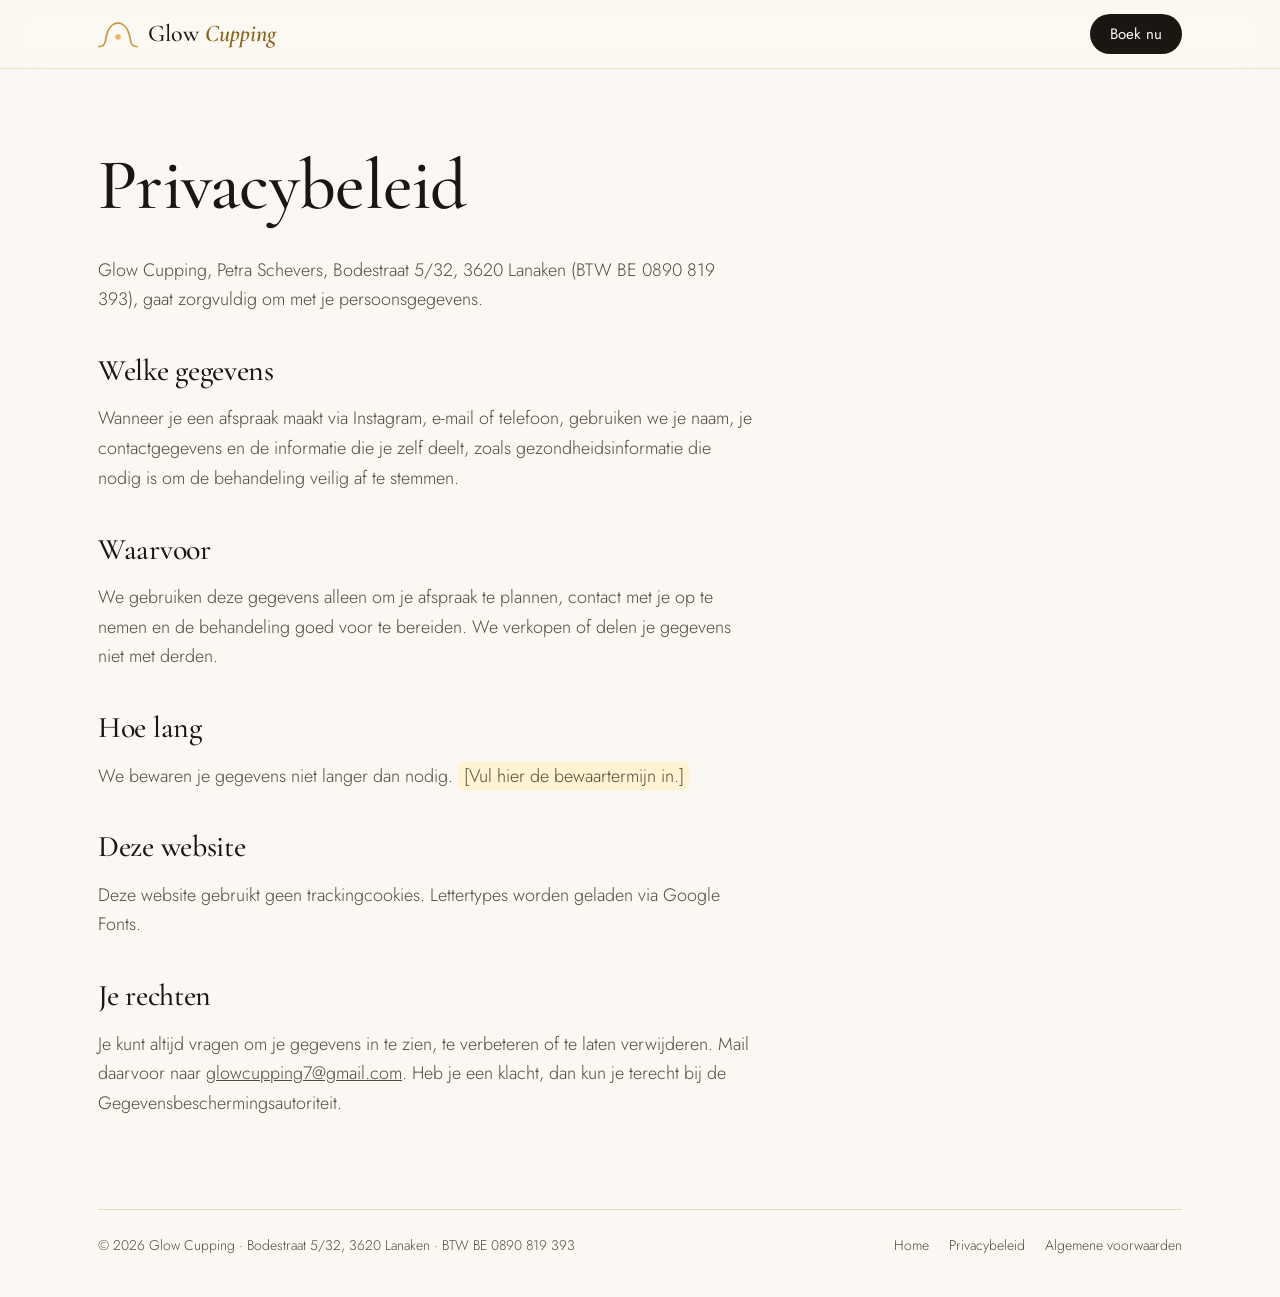
<file: privacy.html>
<!doctype html>
<html lang="nl-BE">
<head>
<meta charset="utf-8">
<meta name="viewport" content="width=device-width, initial-scale=1, viewport-fit=cover">
<title>Privacybeleid – Glow Cupping Lanaken</title>
<meta name="robots" content="noindex">
<link rel="icon" href="favicon.svg" type="image/svg+xml">
<link rel="stylesheet" href="https://fonts.googleapis.com/css2?family=Cormorant+Garamond:ital,wght@0,500;1,500;1,600&family=Jost:wght@300;400&display=swap">
<link rel="stylesheet" href="style.css">
</head>
<body>
<header class="nav scrolled">
  <div class="wrap nav-inner">
    <a class="brand" href="index.html" aria-label="Glow Cupping, naar de homepage">
      <svg viewBox="30 50 160 104" style="width:40px;height:27px" aria-hidden="true"><path d="M34 150c16 0 24-8 26-24 6-42 24-70 50-70s44 28 50 70c2 16 10 24 26 24" fill="none" stroke="#C99A3E" stroke-width="7" stroke-linecap="round"/><circle cx="110" cy="112" r="11" fill="#E9B85A"/></svg>
      <span class="brand-name">Glow <em>Cupping</em></span>
    </a>
    <a class="btn btn-dark" href="index.html#contact">Boek nu</a>
  </div>
</header>
<main class="legal wrap">
<h1>Privacybeleid</h1>
<p>Glow Cupping, Petra Schevers, Bodestraat 5/32, 3620 Lanaken (BTW BE 0890 819 393), gaat zorgvuldig om met je persoonsgegevens.</p>
<h2>Welke gegevens</h2>
<p>Wanneer je een afspraak maakt via Instagram, e-mail of telefoon, gebruiken we je naam, je contactgegevens en de informatie die je zelf deelt, zoals gezondheidsinformatie die nodig is om de behandeling veilig af te stemmen.</p>
<h2>Waarvoor</h2>
<p>We gebruiken deze gegevens alleen om je afspraak te plannen, contact met je op te nemen en de behandeling goed voor te bereiden. We verkopen of delen je gegevens niet met derden.</p>
<h2>Hoe lang</h2>
<p>We bewaren je gegevens niet langer dan nodig. <span class="todo">[Vul hier de bewaartermijn in.]</span></p>
<h2>Deze website</h2>
<p>Deze website gebruikt geen trackingcookies. Lettertypes worden geladen via Google Fonts.</p>
<h2>Je rechten</h2>
<p>Je kunt altijd vragen om je gegevens in te zien, te verbeteren of te laten verwijderen. Mail daarvoor naar <a href="mailto:glowcupping7@gmail.com">glowcupping7@gmail.com</a>. Heb je een klacht, dan kun je terecht bij de Gegevensbeschermingsautoriteit.</p>
</main>
<footer class="footer"><div class="wrap"><div class="footer-bottom" style="margin-top:0">
<span>© 2026 Glow Cupping · Bodestraat 5/32, 3620 Lanaken · BTW BE 0890 819 393</span>
<nav aria-label="Juridisch"><a href="index.html">Home</a><a href="privacy.html">Privacybeleid</a><a href="voorwaarden.html">Algemene voorwaarden</a></nav>
</div></div></footer>
</body>
</html>
</file>
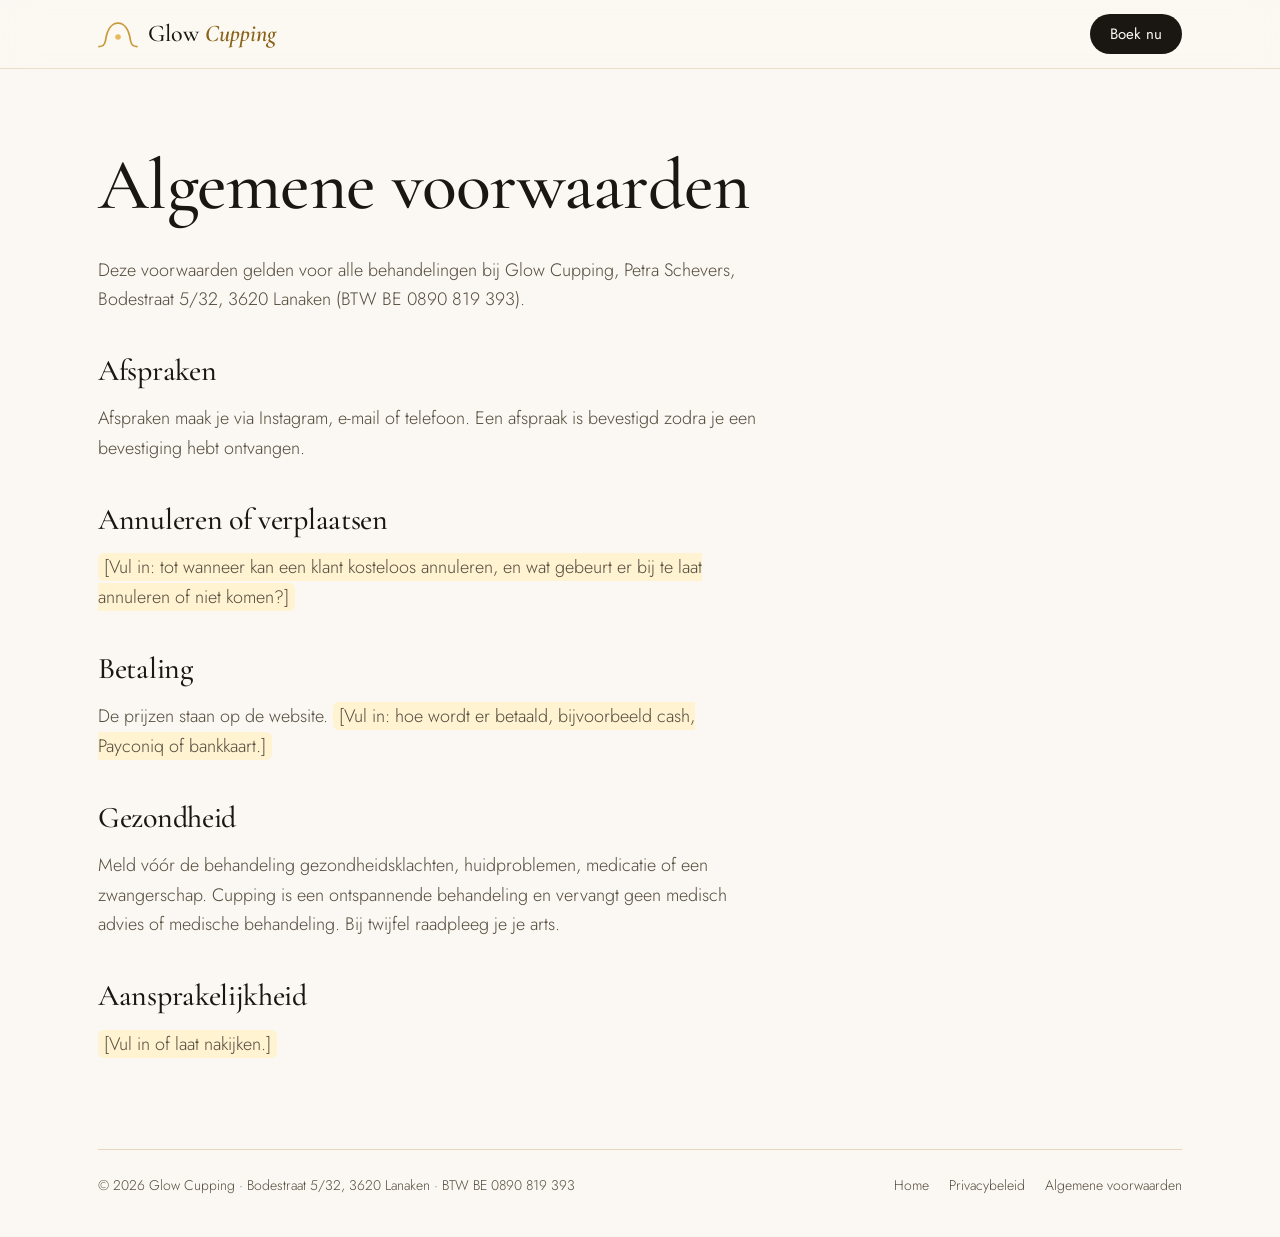
<file: voorwaarden.html>
<!doctype html>
<html lang="nl-BE">
<head>
<meta charset="utf-8">
<meta name="viewport" content="width=device-width, initial-scale=1, viewport-fit=cover">
<title>Algemene voorwaarden – Glow Cupping Lanaken</title>
<meta name="robots" content="noindex">
<link rel="icon" href="favicon.svg" type="image/svg+xml">
<link rel="stylesheet" href="https://fonts.googleapis.com/css2?family=Cormorant+Garamond:ital,wght@0,500;1,500;1,600&family=Jost:wght@300;400&display=swap">
<link rel="stylesheet" href="style.css">
</head>
<body>
<header class="nav scrolled">
  <div class="wrap nav-inner">
    <a class="brand" href="index.html" aria-label="Glow Cupping, naar de homepage">
      <svg viewBox="30 50 160 104" style="width:40px;height:27px" aria-hidden="true"><path d="M34 150c16 0 24-8 26-24 6-42 24-70 50-70s44 28 50 70c2 16 10 24 26 24" fill="none" stroke="#C99A3E" stroke-width="7" stroke-linecap="round"/><circle cx="110" cy="112" r="11" fill="#E9B85A"/></svg>
      <span class="brand-name">Glow <em>Cupping</em></span>
    </a>
    <a class="btn btn-dark" href="index.html#contact">Boek nu</a>
  </div>
</header>
<main class="legal wrap">
<h1>Algemene voorwaarden</h1>
<p>Deze voorwaarden gelden voor alle behandelingen bij Glow Cupping, Petra Schevers, Bodestraat 5/32, 3620 Lanaken (BTW BE 0890 819 393).</p>
<h2>Afspraken</h2>
<p>Afspraken maak je via Instagram, e-mail of telefoon. Een afspraak is bevestigd zodra je een bevestiging hebt ontvangen.</p>
<h2>Annuleren of verplaatsen</h2>
<p><span class="todo">[Vul in: tot wanneer kan een klant kosteloos annuleren, en wat gebeurt er bij te laat annuleren of niet komen?]</span></p>
<h2>Betaling</h2>
<p>De prijzen staan op de website. <span class="todo">[Vul in: hoe wordt er betaald, bijvoorbeeld cash, Payconiq of bankkaart.]</span></p>
<h2>Gezondheid</h2>
<p>Meld vóór de behandeling gezondheidsklachten, huidproblemen, medicatie of een zwangerschap. Cupping is een ontspannende behandeling en vervangt geen medisch advies of medische behandeling. Bij twijfel raadpleeg je je arts.</p>
<h2>Aansprakelijkheid</h2>
<p><span class="todo">[Vul in of laat nakijken.]</span></p>
</main>
<footer class="footer"><div class="wrap"><div class="footer-bottom" style="margin-top:0">
<span>© 2026 Glow Cupping · Bodestraat 5/32, 3620 Lanaken · BTW BE 0890 819 393</span>
<nav aria-label="Juridisch"><a href="index.html">Home</a><a href="privacy.html">Privacybeleid</a><a href="voorwaarden.html">Algemene voorwaarden</a></nav>
</div></div></footer>
</body>
</html>
</file>
<file: style.css>
/* Glow Cupping Lanaken — stijlen
   Kleuren en lettertypes staan bovenaan, zodat je ze op één plek kunt aanpassen. */

:root {
  --bg: #FBF8F3;        /* warm wit */
  --creme: #F3EBDD;     /* crème / zand */
  --zand: #E6D8BF;      /* lijnen */
  --ink: #1A1712;       /* tekst en donkere accenten */
  --ink-2: #544B3C;     /* zachte tekst */
  --brons: #8A6219;     /* goudkleurige tekst (leesbaar op licht) */
  --goud: #C99A3E;      /* logo-goud */
  --glow: #FFE6A8;      /* gloed */

  --serif: "Cormorant Garamond", Georgia, "Times New Roman", serif;
  --sans: "Jost", "Helvetica Neue", Helvetica, Arial, sans-serif;

  --wrap: 1180px;
  --pad: clamp(20px, 5vw, 48px);
  --nav-h: 68px;
  --ease: cubic-bezier(.2, .7, .2, 1);
  color-scheme: light;
}

*, *::before, *::after { box-sizing: border-box; }

html {
  scroll-behavior: smooth;
  scroll-padding-top: calc(var(--nav-h) + env(safe-area-inset-top, 0px));
  -webkit-text-size-adjust: 100%;
}

body {
  margin: 0;
  background: var(--bg);
  color: var(--ink);
  font-family: var(--sans);
  font-weight: 300;
  font-size: 18px;
  line-height: 1.65;
  -webkit-font-smoothing: antialiased;
  padding-bottom: env(safe-area-inset-bottom, 0px);
}

img { max-width: 100%; display: block; }
a { color: inherit; }

:focus-visible {
  outline: 2px solid var(--brons);
  outline-offset: 3px;
  border-radius: 6px;
}

.wrap {
  width: 100%;
  max-width: var(--wrap);
  margin: 0 auto;
  padding-left: var(--pad);
  padding-right: var(--pad);
}

.skip {
  position: absolute; left: -999px; top: 8px;
  background: var(--ink); color: var(--bg); padding: 10px 16px; border-radius: 999px; z-index: 100;
}
.skip:focus { left: 12px; }

/* ---------- Typografie ---------- */

h1, h2, h3 {
  font-family: var(--serif);
  font-weight: 500;
  line-height: 1.05;
  letter-spacing: -0.01em;
  margin: 0;
  text-wrap: balance;
}
h1 { font-size: clamp(52px, 9vw, 116px); }
h2 { font-size: clamp(40px, 6vw, 76px); }
h3 { font-size: clamp(28px, 3vw, 34px); line-height: 1.15; }

.lead {
  font-size: clamp(20px, 2.2vw, 26px);
  line-height: 1.45;
  color: var(--ink-2);
  max-width: 34ch;
}
.body-text { max-width: 58ch; color: var(--ink-2); }
.body-text p { margin: 0 0 1em; }

/* ---------- Knoppen ---------- */

.btn {
  display: inline-flex; align-items: center; justify-content: center; gap: 10px;
  min-height: 52px; padding: 0 28px;
  border-radius: 999px;
  font-family: var(--sans); font-size: 17px; font-weight: 400;
  text-decoration: none; cursor: pointer; border: 0;
  transition: transform .35s var(--ease), background-color .35s var(--ease), box-shadow .35s var(--ease);
}
.btn-dark { background: var(--ink); color: var(--bg); }
.btn-dark:hover { background: #2E291F; transform: translateY(-1px); box-shadow: 0 10px 30px -12px rgba(26,23,18,.45); }
.btn-light { background: var(--bg); color: var(--ink); }
.btn-light:hover { background: #fff; transform: translateY(-1px); }
.btn-line { background: transparent; color: var(--ink); box-shadow: inset 0 0 0 1px var(--zand); }
.btn-line:hover { box-shadow: inset 0 0 0 1px var(--ink); }
.btn .arrow { transition: transform .35s var(--ease); }
.btn:hover .arrow { transform: translateX(4px); }

/* ---------- Navigatie ---------- */

.nav {
  position: fixed; top: 0; left: 0; right: 0; z-index: 50;
  padding-top: env(safe-area-inset-top, 0px);
  background: rgba(251, 248, 243, .72);
  -webkit-backdrop-filter: saturate(160%) blur(18px);
  backdrop-filter: saturate(160%) blur(18px);
  border-bottom: 1px solid transparent;
  transition: border-color .4s var(--ease);
}
.nav.scrolled { border-bottom-color: rgba(230, 216, 191, .8); }
.nav-inner { height: var(--nav-h); display: flex; align-items: center; justify-content: space-between; gap: 24px; }

.brand { display: flex; align-items: center; gap: 10px; text-decoration: none; }
.brand svg { width: 40px; height: 27px; flex: none; }
.brand-name { font-family: var(--serif); font-size: 24px; font-weight: 500; line-height: 1; white-space: nowrap; }
.brand-name em { font-style: italic; font-weight: 600; color: var(--brons); }

.nav-links { display: flex; align-items: center; gap: 30px; list-style: none; margin: 0; padding: 0; }
.nav-links a { text-decoration: none; font-size: 15px; font-weight: 400; color: var(--ink-2); transition: color .25s; }
.nav-links a:hover { color: var(--ink); }
.nav .btn { min-height: 40px; padding: 0 20px; font-size: 15px; }

.menu-btn {
  display: none; width: 44px; height: 44px; border: 0; background: transparent; cursor: pointer;
  border-radius: 12px; position: relative;
}
.menu-btn span { position: absolute; left: 12px; right: 12px; height: 1.5px; background: var(--ink); transition: transform .35s var(--ease), top .35s var(--ease); }
.menu-btn span:nth-child(1) { top: 17px; }
.menu-btn span:nth-child(2) { top: 26px; }
.nav.open .menu-btn span:nth-child(1) { top: 21.5px; transform: rotate(45deg); }
.nav.open .menu-btn span:nth-child(2) { top: 21.5px; transform: rotate(-45deg); }

@media (max-width: 960px) {
  .menu-btn { display: block; }
  .nav-links {
    position: absolute; top: 100%; left: 0; right: 0;
    flex-direction: column; align-items: stretch; gap: 0;
    padding: 8px var(--pad) 28px;
    background: rgba(251, 248, 243, .96);
    -webkit-backdrop-filter: blur(18px); backdrop-filter: blur(18px);
    border-bottom: 1px solid var(--zand);
    opacity: 0; visibility: hidden; transform: translateY(-8px);
    transition: opacity .3s var(--ease), transform .3s var(--ease), visibility .3s;
  }
  .nav.open .nav-links { opacity: 1; visibility: visible; transform: none; }
  .nav-links a { display: block; padding: 14px 0; font-size: 20px; border-bottom: 1px solid rgba(230,216,191,.6); }
  .nav-links li:last-child a { border: 0; margin-top: 18px; text-align: center; }
  .nav-cta-desktop { display: none; }
}
@media (min-width: 961px) { .nav-cta-mobile { display: none; } }

/* ---------- Secties ---------- */

section { padding: clamp(88px, 12vw, 160px) 0; }
.section-head { display: grid; gap: 22px; margin-bottom: clamp(48px, 6vw, 80px); }
.section-head.center { text-align: center; justify-items: center; }
.on-creme { background: var(--creme); }

/* ---------- Hero ---------- */

.hero { padding-top: calc(var(--nav-h) + clamp(48px, 9vw, 110px)); padding-bottom: clamp(56px, 8vw, 96px); text-align: center; }
.hero-mark { width: 132px; height: 88px; margin: 0 auto 28px; position: relative; }
.hero-mark::before {
  content: ""; position: absolute; left: 50%; top: 62%; width: 150px; height: 150px;
  transform: translate(-50%, -50%) scale(.6); border-radius: 50%;
  background: radial-gradient(circle, rgba(246,208,120,.6) 0%, rgba(214,168,74,.16) 42%, rgba(251,248,243,0) 70%);
  opacity: 0; animation: glowIn 1.6s .9s var(--ease) forwards;
}
.hero-mark svg { position: relative; width: 100%; height: 100%; overflow: visible; }
.hero-mark .cup { stroke-dasharray: 330; stroke-dashoffset: 330; animation: draw 1.6s .15s var(--ease) forwards; }
.hero-mark .dot { opacity: 0; transform-origin: 110px 112px; transform: scale(.4); animation: dotIn .9s 1.1s var(--ease) forwards; }

@keyframes draw { to { stroke-dashoffset: 0; } }
@keyframes dotIn { to { opacity: 1; transform: scale(1); } }
@keyframes glowIn { to { opacity: 1; transform: translate(-50%, -50%) scale(1); } }

.hero h1 { margin: 0 auto; }
.hero .sub { font-family: var(--serif); font-style: italic; font-size: clamp(24px, 3vw, 34px); color: var(--brons); margin: 22px 0 0; line-height: 1.3; }
.hero .lead { margin: 22px auto 0; max-width: 38ch; font-size: clamp(18px, 1.9vw, 21px); }
.hero-actions { display: flex; flex-wrap: wrap; gap: 12px; justify-content: center; margin-top: 38px; }

.hero-photo { margin-top: clamp(56px, 8vw, 96px); }
.hero-photo .photo { aspect-ratio: 16 / 9; border-radius: clamp(24px, 3vw, 40px); transform: scale(var(--zoom, .94)); transition: transform .1s linear; }
@media (max-width: 640px) { .hero-photo .photo { aspect-ratio: 4 / 5; } }

/* ---------- Foto's met placeholder ---------- */

.photo {
  position: relative; overflow: hidden; margin: 0;
  background:
    radial-gradient(circle at 50% 58%, rgba(255,230,168,.55), rgba(255,230,168,0) 45%),
    linear-gradient(160deg, #EFE4D1, #E2D2B6);
}
.photo::after { /* placeholder zolang er nog geen foto is */
  content: attr(data-label);
  position: absolute; left: 50%; bottom: 20px; transform: translateX(-50%);
  font-size: 13px; color: var(--ink-2); background: rgba(251,248,243,.7);
  padding: 6px 14px; border-radius: 999px; white-space: nowrap; z-index: 1;
}
.photo img { position: absolute; inset: 0; width: 100%; height: 100%; object-fit: cover; z-index: 2; transition: transform 1s var(--ease); }

/* ---------- Wat is cupping + technieken ---------- */

.intro-grid { display: grid; grid-template-columns: 1.1fr 1fr; gap: clamp(32px, 6vw, 96px); align-items: end; }
@media (max-width: 800px) { .intro-grid { grid-template-columns: 1fr; align-items: start; } }

.techniques { display: grid; grid-template-columns: repeat(3, minmax(0, 1fr)); gap: clamp(20px, 2.4vw, 32px); }
@media (max-width: 900px) { .techniques { grid-template-columns: 1fr; max-width: 560px; margin: 0 auto; } }

.technique .photo { aspect-ratio: 4 / 5; border-radius: 28px; }
.technique:hover .photo img { transform: scale(1.04); }
.technique h3 { margin-top: 26px; }
.technique p { margin: 10px 0 0; color: var(--ink-2); max-width: 36ch; }

/* ---------- Behandelingen / prijzen ---------- */

.prices { display: grid; grid-template-columns: repeat(3, minmax(0, 1fr)); gap: clamp(16px, 2vw, 24px); }
@media (max-width: 900px) { .prices { grid-template-columns: 1fr; max-width: 520px; margin: 0 auto; } }

.price-card {
  background: rgba(255,255,255,.55);
  border: 1px solid var(--zand);
  border-radius: 32px;
  padding: clamp(32px, 3.4vw, 44px);
  display: flex; flex-direction: column;
  transition: transform .5s var(--ease), box-shadow .5s var(--ease), background-color .5s var(--ease);
}
.price-card:hover { transform: translateY(-4px); background: #fff; box-shadow: 0 30px 60px -36px rgba(120, 90, 30, .35); }
.price-card .duration { font-size: 17px; font-weight: 400; color: var(--brons); }
.price-card .amount { font-family: var(--serif); font-weight: 500; font-size: clamp(76px, 8vw, 104px); line-height: 1; margin: 18px 0 20px; letter-spacing: -0.02em; }
.price-card p { margin: 0 0 32px; color: var(--ink-2); flex: 1; }
.price-card .btn { align-self: flex-start; }
.price-note { text-align: center; color: var(--ink-2); margin: 40px auto 0; font-size: 16px; }

/* ---------- Over / moment voor jezelf ---------- */

.about { display: grid; grid-template-columns: 1fr 1fr; gap: clamp(32px, 6vw, 96px); align-items: center; }
.about .photo { aspect-ratio: 4 / 5; border-radius: 32px; }
@media (max-width: 800px) { .about { grid-template-columns: 1fr; } }

.therapist {
  display: grid; grid-template-columns: 120px 1fr; gap: 28px; align-items: center;
  margin-top: clamp(64px, 8vw, 110px); padding-top: clamp(40px, 5vw, 56px); border-top: 1px solid var(--zand);
}
.therapist .photo { width: 120px; height: 120px; border-radius: 50%; }
.therapist .photo::after { display: none; }
.therapist h3 { font-size: 30px; }
.therapist p { margin: 6px 0 0; color: var(--ink-2); max-width: 60ch; }
@media (max-width: 560px) { .therapist { grid-template-columns: 1fr; } }

/* ---------- Galerij (vult zich vanzelf met foto's) ---------- */

.gallery { display: grid; grid-template-columns: repeat(3, minmax(0, 1fr)); gap: 16px; }
.gallery figure { margin: 0; aspect-ratio: 1; border-radius: 24px; overflow: hidden; background: var(--creme); }
.gallery img { width: 100%; height: 100%; object-fit: cover; transition: transform 1s var(--ease); }
.gallery figure:hover img { transform: scale(1.04); }
@media (max-width: 700px) { .gallery { grid-template-columns: repeat(2, minmax(0, 1fr)); gap: 10px; } }

/* ---------- FAQ ---------- */

.faq { max-width: 820px; margin: 0 auto; border-top: 1px solid var(--zand); }
.faq details { border-bottom: 1px solid var(--zand); }
.faq summary {
  list-style: none; cursor: pointer; display: flex; justify-content: space-between; align-items: center; gap: 24px;
  padding: 26px 0; font-family: var(--serif); font-size: clamp(22px, 2.4vw, 28px); font-weight: 500;
}
.faq summary::-webkit-details-marker { display: none; }
.faq summary .plus { flex: none; width: 18px; height: 18px; position: relative; }
.faq summary .plus::before, .faq summary .plus::after { content: ""; position: absolute; left: 0; right: 0; top: 50%; height: 1.5px; background: var(--ink); transition: transform .35s var(--ease); }
.faq summary .plus::after { transform: rotate(90deg); }
.faq details[open] .plus::after { transform: rotate(0); }
.faq details p { margin: 0 0 28px; color: var(--ink-2); max-width: 62ch; }

/* ---------- Boeken (donker accent) ---------- */

.book { background: var(--ink); color: var(--bg); position: relative; overflow: hidden; }
.book::before {
  content: ""; position: absolute; left: 50%; top: 0; width: min(900px, 140vw); aspect-ratio: 1;
  transform: translate(-50%, -55%); border-radius: 50%;
  background: radial-gradient(circle, rgba(246,208,120,.22) 0%, rgba(246,208,120,0) 62%);
  pointer-events: none;
}
.book .wrap { position: relative; }
.book h2 { text-align: center; }
.book .lead { color: #D8CCB6; text-align: center; margin: 22px auto 0; }
.book-options { display: grid; grid-template-columns: repeat(3, minmax(0, 1fr)); gap: 16px; margin-top: clamp(48px, 6vw, 72px); }
@media (max-width: 800px) { .book-options { grid-template-columns: 1fr; } }
.book-option {
  display: block; text-decoration: none;
  background: rgba(255,255,255,.05); border: 1px solid rgba(255,255,255,.12);
  -webkit-backdrop-filter: blur(10px); backdrop-filter: blur(10px);
  border-radius: 28px; padding: 30px;
  transition: background-color .4s var(--ease), border-color .4s var(--ease), transform .4s var(--ease);
}
.book-option:hover { background: rgba(255,255,255,.09); border-color: rgba(246,208,120,.45); transform: translateY(-3px); }
.book-option svg { width: 26px; height: 26px; stroke: var(--glow); fill: none; stroke-width: 1.5; stroke-linecap: round; stroke-linejoin: round; }
.book-option strong { display: block; font-family: var(--serif); font-size: 28px; font-weight: 500; margin-top: 18px; line-height: 1.2; }
.book-option span { display: block; color: #CFC2AA; margin-top: 4px; font-size: 16px; word-break: break-word; }
.book-address { text-align: center; margin-top: 40px; color: #CFC2AA; font-size: 16px; }
.book-address a { color: var(--glow); }

/* ---------- Footer ---------- */

.footer { padding: 72px 0 40px; font-size: 15px; color: var(--ink-2); }
.footer-top { display: grid; grid-template-columns: 1.4fr 1fr 1fr 1fr; gap: 40px; }
@media (max-width: 860px) { .footer-top { grid-template-columns: 1fr 1fr; } }
@media (max-width: 520px) { .footer-top { grid-template-columns: 1fr; } }
.footer h4 { font-family: var(--sans); font-weight: 400; font-size: 15px; color: var(--ink); margin: 0 0 12px; }
.footer ul { list-style: none; margin: 0; padding: 0; display: grid; gap: 6px; }
.footer a { text-decoration: none; }
.footer a:hover { color: var(--ink); text-decoration: underline; text-underline-offset: 3px; }
.footer .btn { margin-top: 20px; }
.footer .lotus { width: 44px; margin-top: 18px; }
.footer-bottom { display: flex; flex-wrap: wrap; justify-content: space-between; gap: 12px; margin-top: 56px; padding-top: 24px; border-top: 1px solid var(--zand); font-size: 14px; }
.footer-bottom nav { display: flex; gap: 20px; }

/* ---------- Juridische pagina's ---------- */

.legal { padding-top: calc(var(--nav-h) + 80px); }
.legal h1 { font-size: clamp(44px, 6vw, 72px); margin-bottom: 32px; }
.legal h2 { font-size: 30px; margin: 40px 0 10px; }
.legal p, .legal li { color: var(--ink-2); max-width: 66ch; }
.todo { background: #FFF3D2; padding: 1px 6px; border-radius: 6px; }

/* ---------- Rustige scroll-animatie ---------- */

.js .reveal { opacity: 0; transform: translateY(24px); transition: opacity 1s var(--ease), transform 1s var(--ease); }
.js .reveal.in { opacity: 1; transform: none; }

@media (prefers-reduced-motion: reduce) {
  html { scroll-behavior: auto; }
  *, *::before, *::after { animation-duration: .01ms !important; animation-delay: 0s !important; transition-duration: .01ms !important; }
  .js .reveal { opacity: 1; transform: none; }
  .hero-photo .photo { transform: none; }
}
</file>
